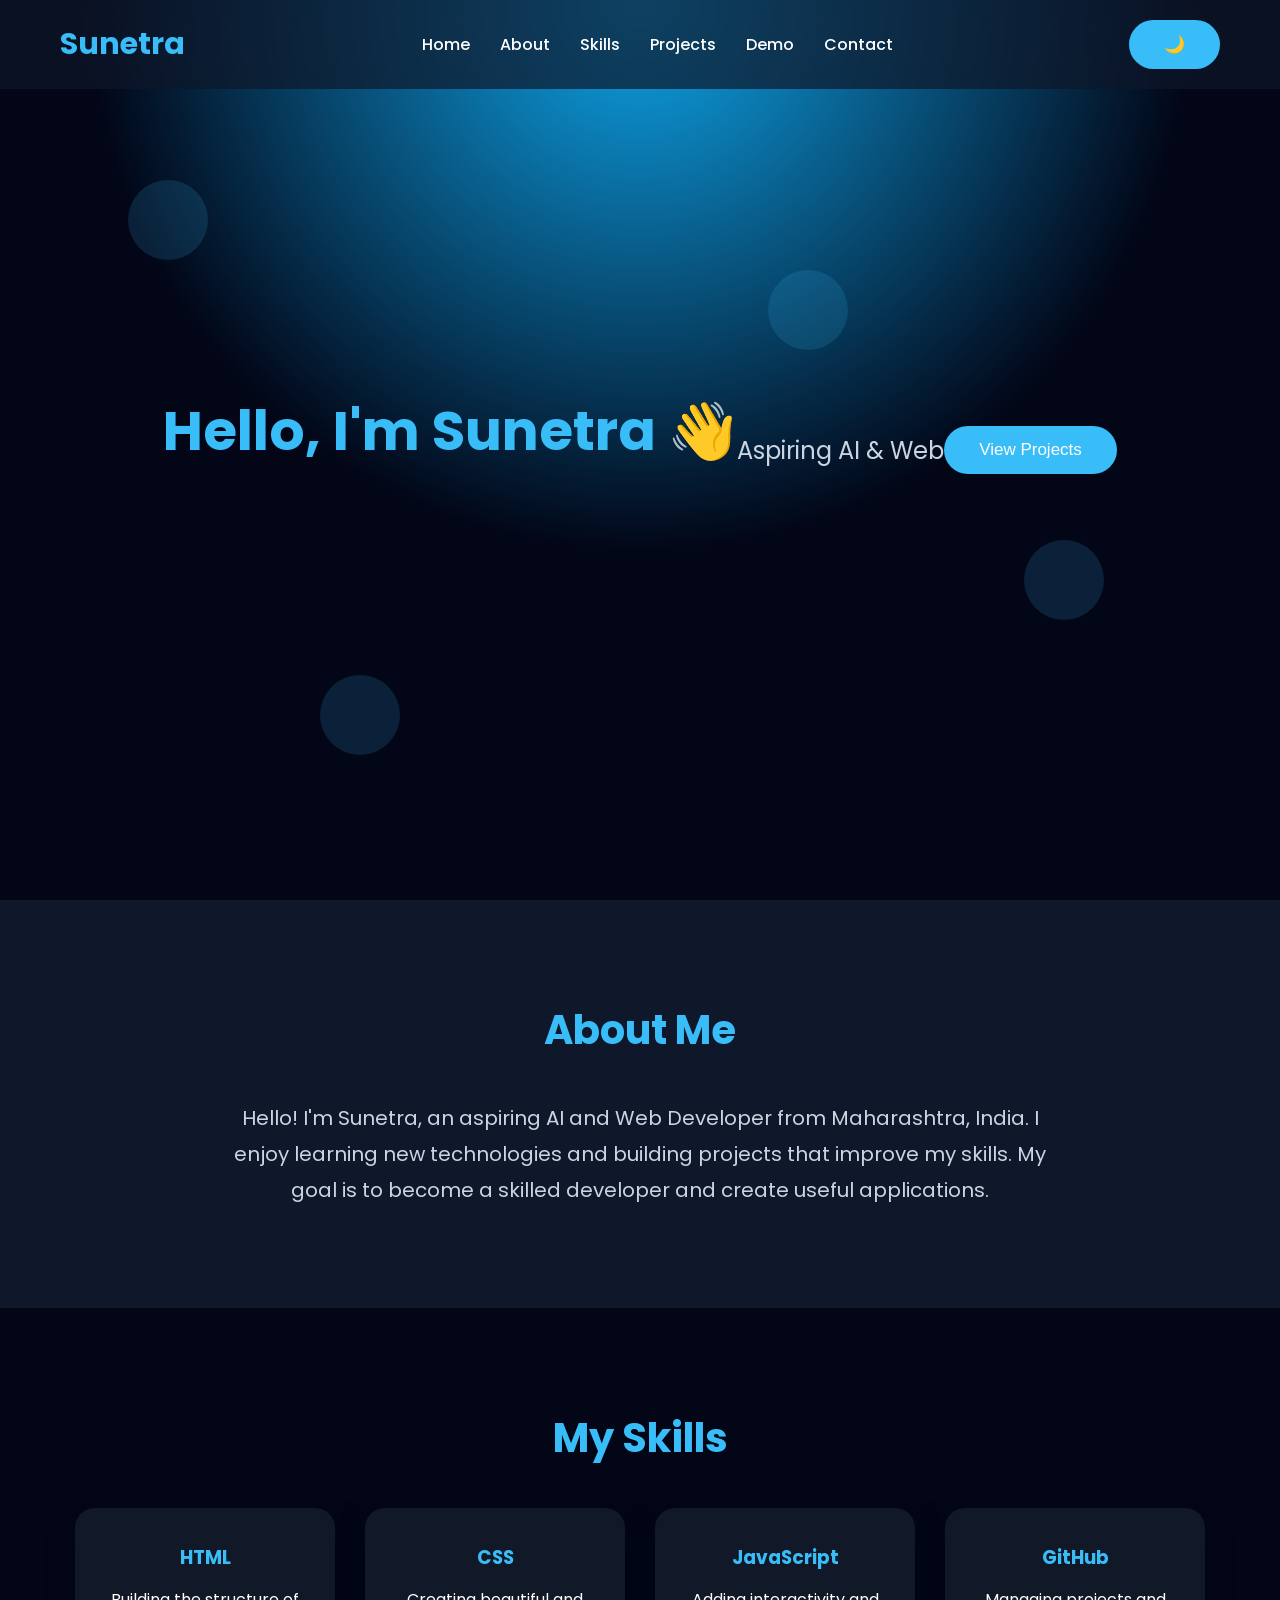
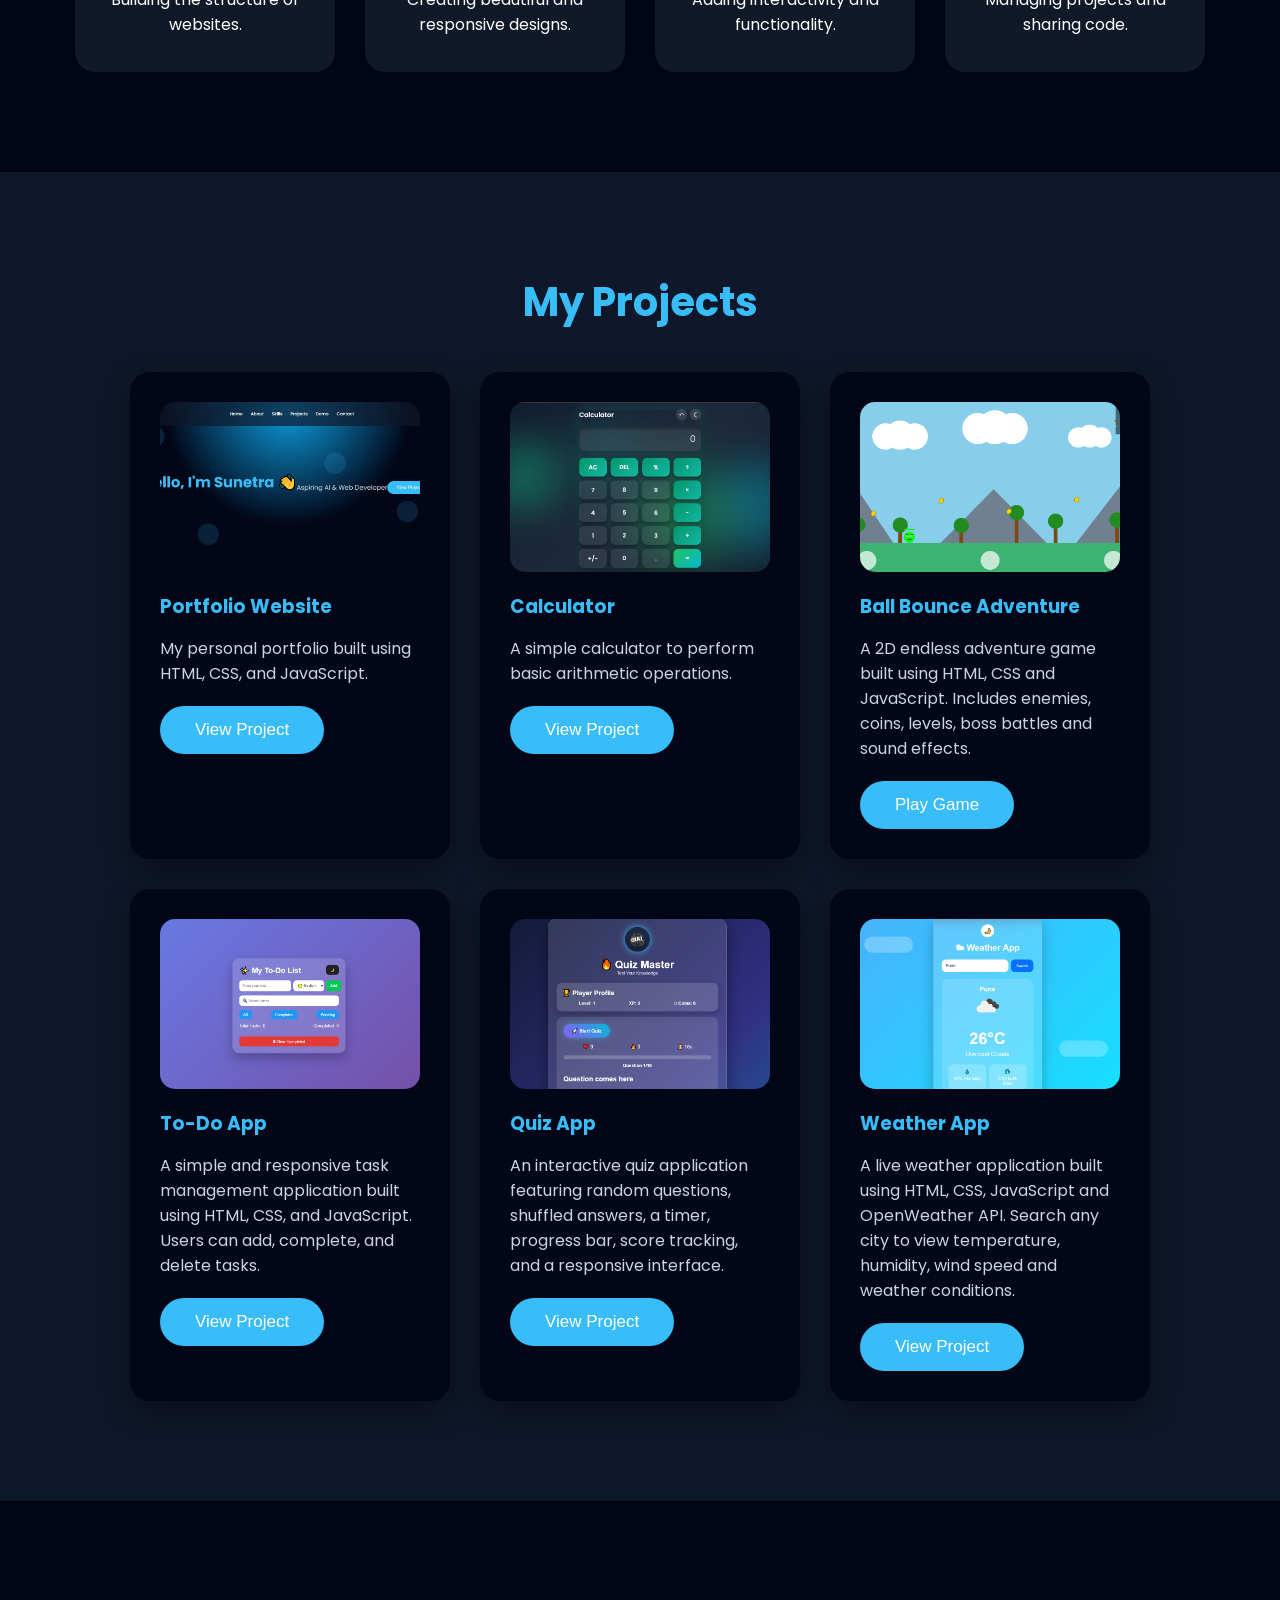
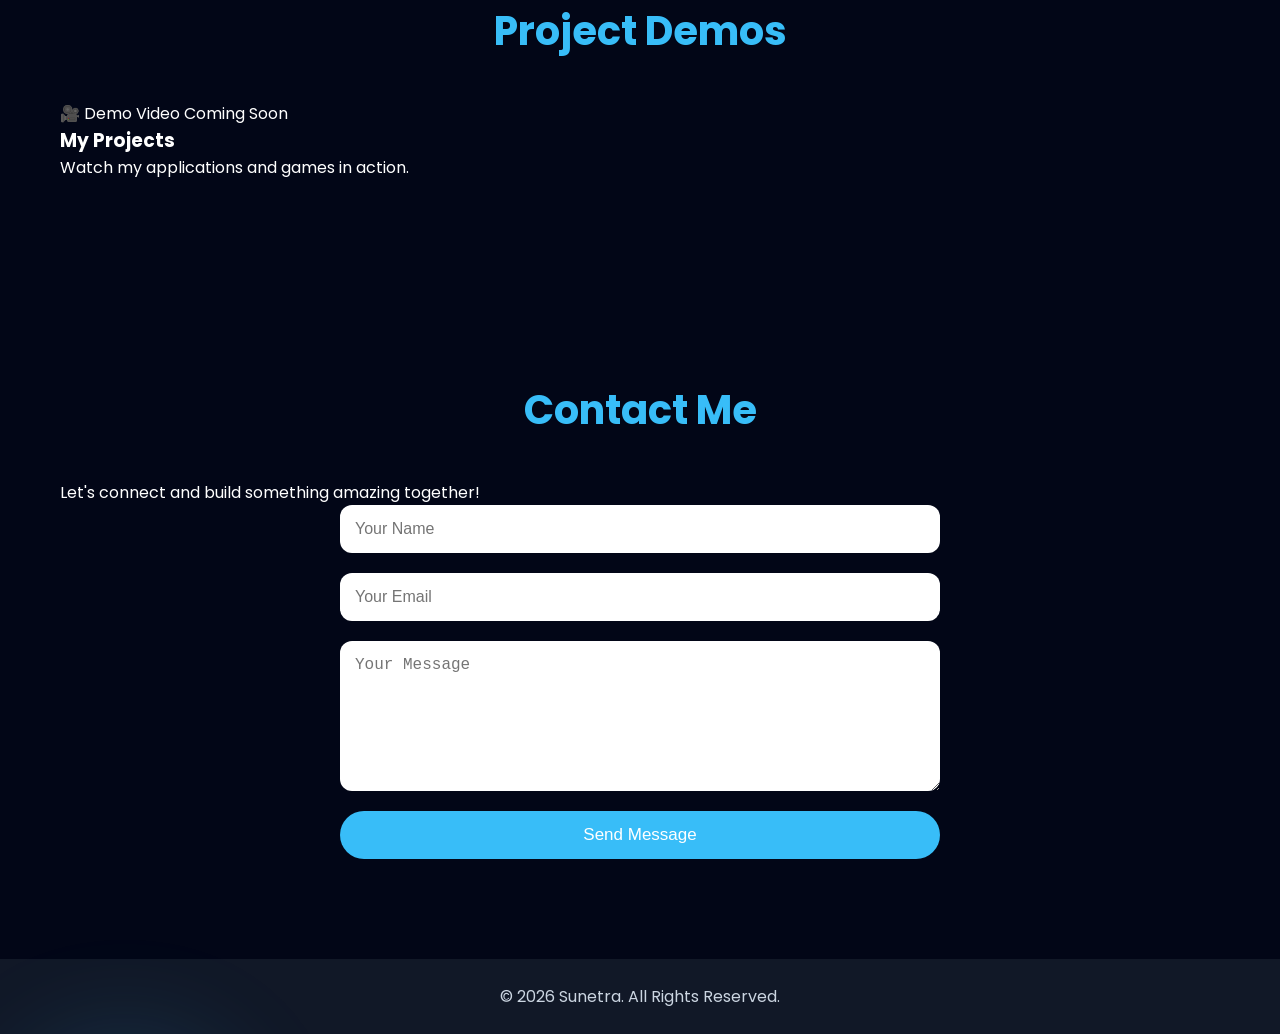
<file: index.html>
<!DOCTYPE html>
<html lang="en">

<head>

    <link rel="preconnect" href="https://fonts.googleapis.com">
<link rel="preconnect" href="https://fonts.gstatic.com" crossorigin>
<link href="https://fonts.googleapis.com/css2?family=Poppins:wght@400;500;600;700&display=swap" rel="stylesheet">
    <meta charset="UTF-8">
    <meta name="viewport" content="width=device-width, initial-scale=1.0">
    <title>Sunetra | Portfolio</title>

    <link rel="stylesheet" href="style.css">
</head>

<body>

    <header>
        <nav>
            <h1>Sunetra</h1>

         <ul>
<li><a href="#home">Home</a></li>
<li><a href="#about">About</a></li>
<li><a href="#skills">Skills</a></li>
<li><a href="#projects">Projects</a></li>
<li><a href="#demo">Demo</a></li>
<li><a href="#contact">Contact</a></li>
</ul>

<button id="theme-toggle">🌙</button>
        </nav>
    </header>

    <section id="home" class="hero">
        <div class="floating-shapes">
    <span></span>
    <span></span>
    <span></span>
    <span></span>
</div>

    <h2>Hello, I'm Sunetra 👋</h2>

    <p>
        Aspiring AI & Web Developer
    </p>

    <a href="#projects">
        <button>View Projects</button>
    </a>

</section>

    <section id="about">

    <h2>About Me</h2>

    <p>
        Hello! I'm Sunetra, an aspiring AI and Web Developer from Maharashtra, India.
        I enjoy learning new technologies and building projects that improve my skills.
        My goal is to become a skilled developer and create useful applications.
    </p>

</section>

<section id="skills">

    <h2>My Skills</h2>

    <div class="skills-container">

        <div class="skill-card">
            <h3>HTML</h3>
            <p>Building the structure of websites.</p>
        </div>

        <div class="skill-card">
            <h3>CSS</h3>
            <p>Creating beautiful and responsive designs.</p>
        </div>

        <div class="skill-card">
            <h3>JavaScript</h3>
            <p>Adding interactivity and functionality.</p>
        </div>

        <div class="skill-card">
            <h3>GitHub</h3>
            <p>Managing projects and sharing code.</p>
        </div>

    </div>

</section>

<section id="projects">

    <h2>My Projects</h2>

    <div class="projects-container">

       <div class="project-card">
        <div class="project-image">
    <img src="images/portfolio.png" alt="Portfolio Website">
</div>
    <h3>Portfolio Website</h3>
    <p>My personal portfolio built using HTML, CSS, and JavaScript.</p>
    <a href="index.html" target="_blank">
        <button>View Project</button>
    </a>
</div>

   <div class="project-card">

    <div class="project-image">
        <img src="images/calculator.png" alt="Calculator">
    </div>

    <h3>Calculator</h3>

    <p>A simple calculator to perform basic arithmetic operations.</p>

    <a href="CALCULATOR/index.html" target="_blank">
        <button>View Project</button>
    </a>

</div>

<div class="project-card">

    <div class="project-image">
        <img src="images/game.png" alt="Ball Bounce Adventure">
    </div>

    <h3>Ball Bounce Adventure</h3>

    <p>
        A 2D endless adventure game built using HTML, CSS and JavaScript.
        Includes enemies, coins, levels, boss battles and sound effects.
    </p>

    <a href="game/game.html">
        <button>Play Game</button>
    </a>

</div>

<div class="project-card">

    <div class="project-image">
        <img src="images/todo.png" alt="To-Do App">
    </div>

    <h3>To-Do App</h3>

    <p>
        A simple and responsive task management application built using HTML, CSS, and JavaScript. Users can add, complete, and delete tasks.
    </p>

    <a href="todo-app/index.html" target="_blank">
        <button>View Project</button>
    </a>

</div>

<div class="project-card">

    <div class="project-image">
        <img src="images/quiz.png" alt="Quiz App">
    </div>

    <h3>Quiz App</h3>

    <p>
        An interactive quiz application featuring random questions, shuffled answers, a timer, progress bar, score tracking, and a responsive interface.
    </p>

    <a href="quiz-app/index.html" target="_blank">
        <button>View Project</button>
    </a>

</div>

<div class="project-card">

    <div class="project-image">
        <img src="images/weather.png" alt="Weather App">
    </div>

    <h3>Weather App</h3>

    <p>
        A live weather application built using HTML, CSS, JavaScript and OpenWeather API. Search any city to view temperature, humidity, wind speed and weather conditions.
    </p>

    <a href="weather-app/index.html" target="_blank">
        <button>View Project</button>
    </a>

</div>
</section>

<section id="demo">

    <h2>Project Demos</h2>

    <div class="demo-container">

        <div class="demo-card">
            <div class="video-box">
                <span>🎥 Demo Video Coming Soon</span>
            </div>

            <h3>My Projects</h3>
            <p>
                Watch my applications and games in action.
            </p>
        </div>

    </div>

</section>

<section id="contact">

    <h2>Contact Me</h2>

    <p>Let's connect and build something amazing together!</p>

    <form>

        <input type="text" placeholder="Your Name">

        <input type="email" placeholder="Your Email">

        <textarea placeholder="Your Message"></textarea>

        <button type="submit">Send Message</button>

    </form>

</section>
<footer>

    <p>© 2026 Sunetra. All Rights Reserved.</p>

</footer>
<script src="script.js"></script>
</body>

</html>
</file>
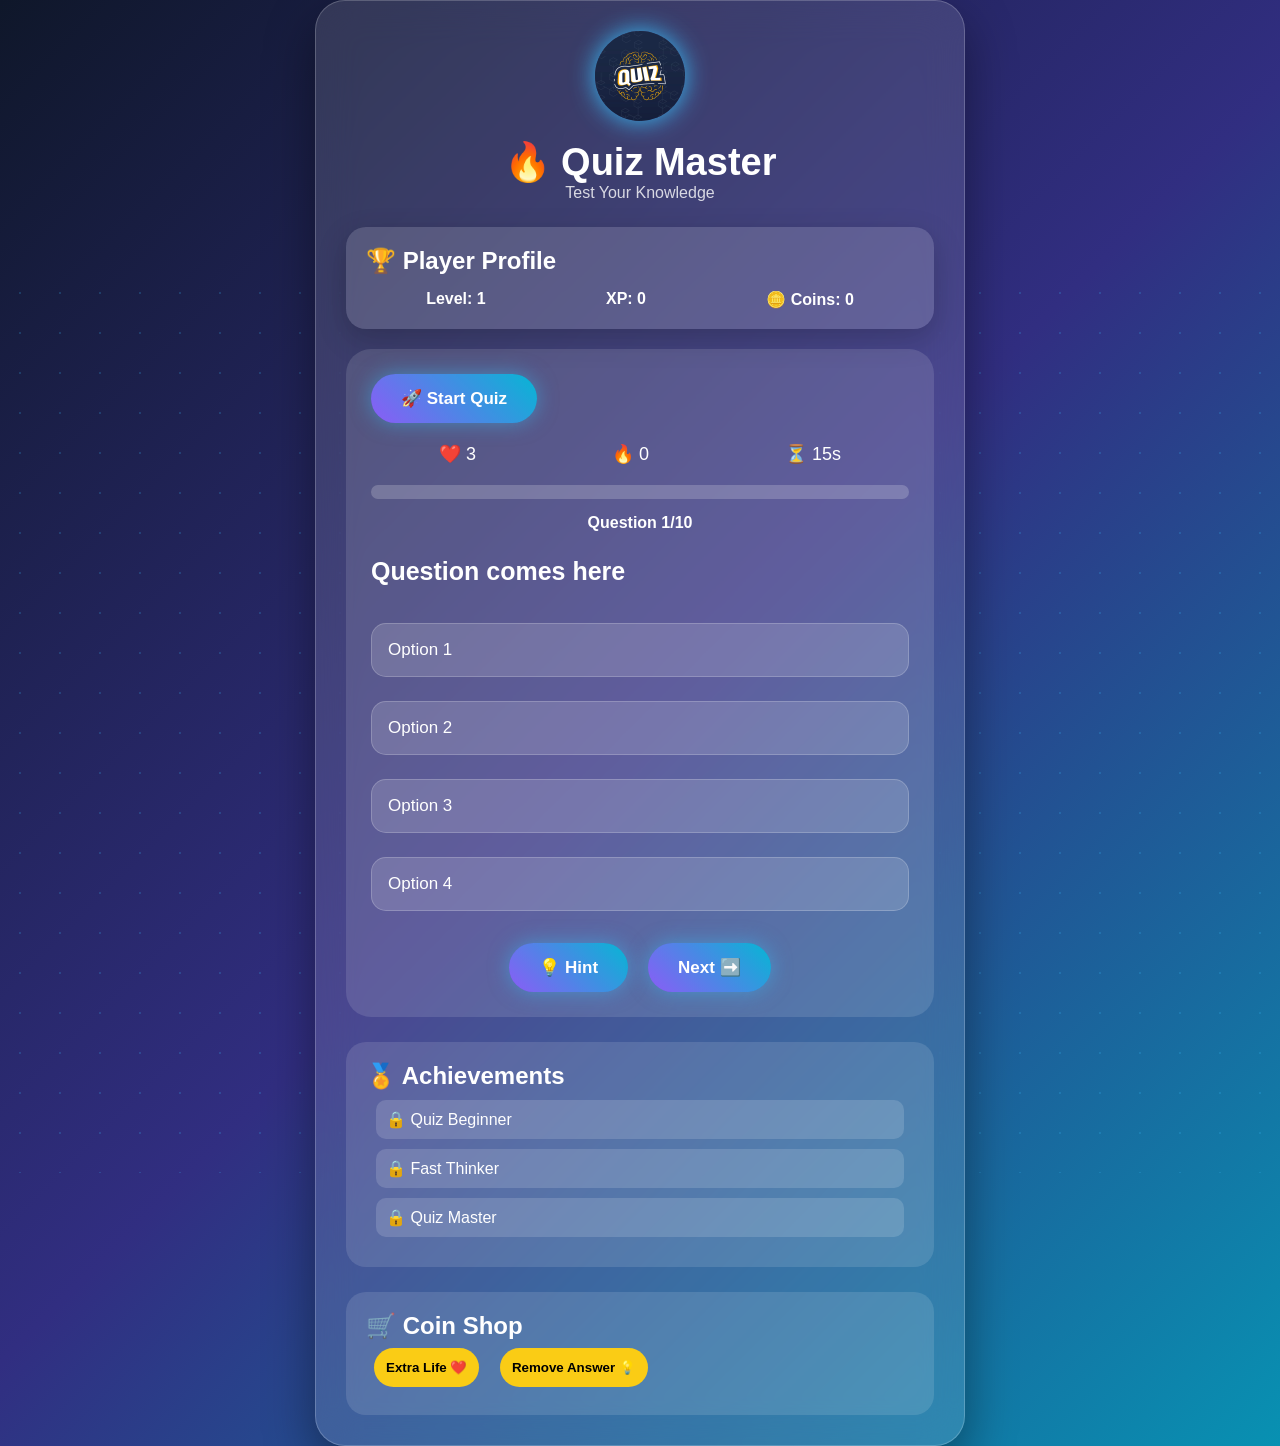
<file: quiz-app/index.html>
<!DOCTYPE html>
<html lang="en">

<head>

<meta charset="UTF-8">

<meta name="viewport" content="width=device-width, initial-scale=1.0">

<title>Quiz Master Premium</title>

<link rel="stylesheet" href="style.css">

</head>


<body>


<div class="background-animation"></div>


<div class="container">


<!-- HEADER -->

<header>

<img src="images/logo.jpg" class="logo" alt="Quiz Logo">

<h1>🔥 Quiz Master</h1>

<p>Test Your Knowledge</p>

</header>



<!-- PROFILE CARD -->

<div class="profile-card">

<h2>🏆 Player Profile</h2>

<div class="profile-info">

<p>Level:
<span id="level">1</span>
</p>


<p>XP:
<span id="xp">0</span>
</p>


<p>
🪙 Coins:
<span id="coins">0</span>
</p>


</div>

</div>




<!-- QUIZ BOX -->

<div class="quiz-box">


<button id="start-btn">
🚀 Start Quiz
</button>




<div class="game-stats">


<div>
❤️
<span id="lives">3</span>
</div>


<div>
🔥
<span id="streak">0</span>
</div>


<div>
⏳
<span id="timer">15</span>s
</div>


</div>





<div class="progress-bar">

<div id="progress-fill"></div>

</div>


<p id="progress">
Question 1/10
</p>



<h2 id="question">
Question comes here
</h2>




<div id="answer-buttons">


<button class="btn">
Option 1
</button>


<button class="btn">
Option 2
</button>


<button class="btn">
Option 3
</button>


<button class="btn">
Option 4
</button>


</div>




<div class="action-buttons">


<button id="hint-btn">
💡 Hint
</button>



<button id="next-btn">
Next ➡️
</button>


</div>


</div>






<!-- RESULT -->

<div id="result-box">


<h2>
🎉 Quiz Completed
</h2>


<h1>
<span id="score">
0
</span>
/
<span id="total">
10
</span>
</h1>


<p id="message"></p>


<p>
Accuracy:
<span id="accuracy">
0
</span>%
</p>



<button id="restart-btn">

🔄 Play Again

</button>



</div>






<!-- ACHIEVEMENTS -->

<div class="achievement-box">


<h2>
🏅 Achievements
</h2>


<div id="badges">

<p>
🔒 Quiz Beginner
</p>


<p>
🔒 Fast Thinker
</p>


<p>
🔒 Quiz Master
</p>


</div>


</div>







<!-- SHOP -->

<div class="shop-box">


<h2>
🛒 Coin Shop
</h2>


<button>
Extra Life ❤️
</button>


<button>
Remove Answer 💡
</button>


</div>





</div>







<!-- SOUNDS -->

<audio id="clickSound" src="sounds/click.mp3"></audio>

<audio id="correctSound" src="sounds/correct.mp3"></audio>

<audio id="wrongSound" src="sounds/wrong.mp3"></audio>

<audio id="levelSound" src="sounds/level-up.mp3"></audio>

<audio id="victorySound" src="sounds/victory.mp3"></audio>






<script src="questions.js"></script>

<script src="script.js"></script>
<audio id="correctSound" src="sounds/correct.mp3"></audio>
<audio id="wrongSound" src="sounds/wrong.mp3"></audio>
<audio id="clickSound" src="sounds/click.mp3"></audio>
<audio id="levelSound" src="sounds/level-up.mp3"></audio>

</body>

</html>
</file>
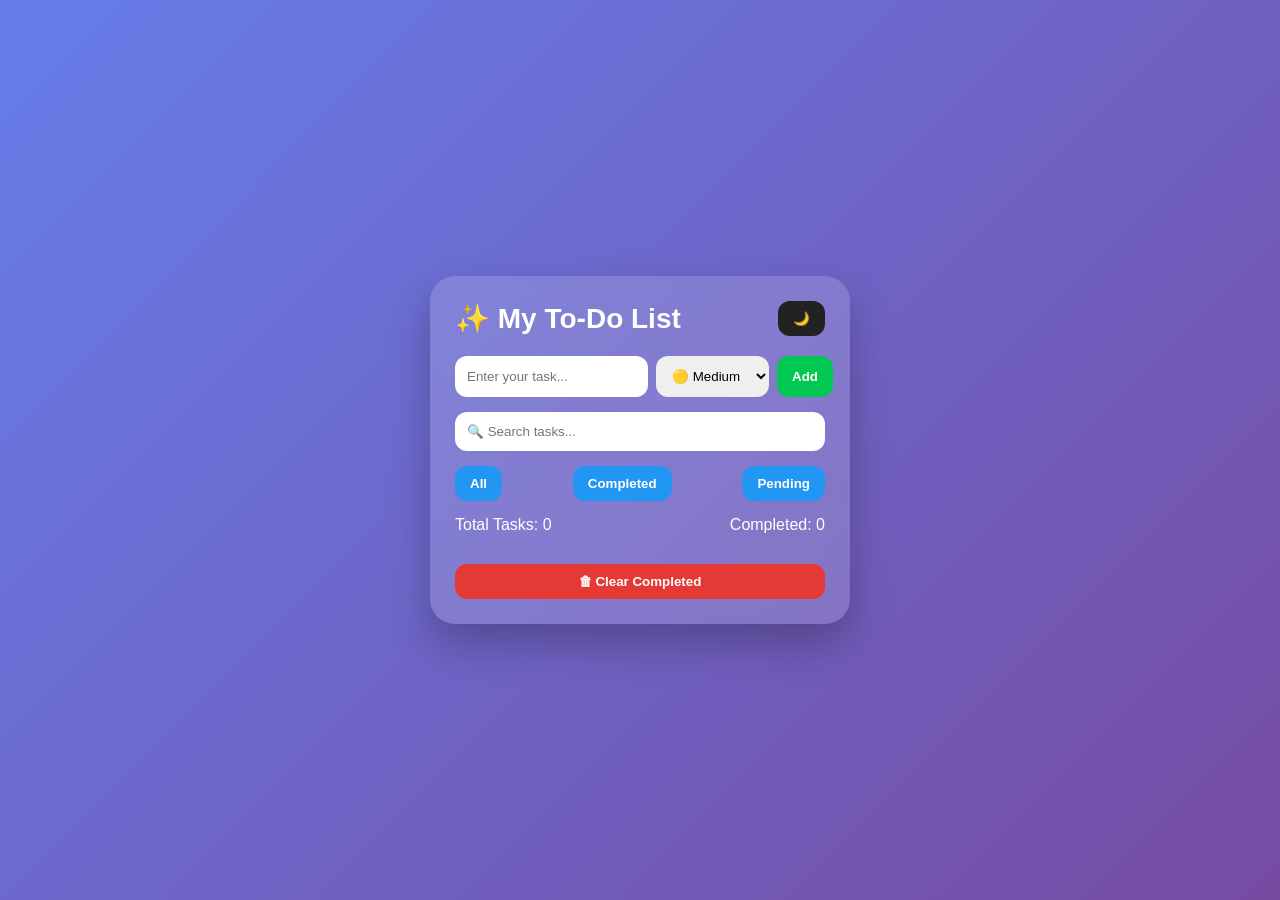
<file: todo-app/index.html>
<!DOCTYPE html>
<html lang="en">
<head>
    <meta charset="UTF-8">
    <meta name="viewport" content="width=device-width, initial-scale=1.0">
    <title>Premium To-Do App</title>
    <link rel="stylesheet" href="style.css">
</head>

<body>

<div class="container">

    <div class="top-bar">
        <h1>✨ My To-Do List</h1>
        <button id="themeBtn">🌙</button>
    </div>


    <div class="input-box">

        <input 
        type="text" 
        id="taskInput" 
        placeholder="Enter your task...">

        <select id="priority">
            <option value="High">🔴 High</option>
            <option value="Medium" selected>🟡 Medium</option>
            <option value="Low">🟢 Low</option>
        </select>

        <button id="addBtn">Add</button>

    </div>


    <input 
    type="text" 
    id="searchInput" 
    placeholder="🔍 Search tasks...">


    <div class="filters">

        <button class="filterBtn" data-filter="all">
            All
        </button>

        <button class="filterBtn" data-filter="completed">
            Completed
        </button>

        <button class="filterBtn" data-filter="pending">
            Pending
        </button>

    </div>


    <div class="stats">

        <p>
            Total Tasks:
            <span id="totalTasks">0</span>
        </p>

        <p>
            Completed:
            <span id="completedTasks">0</span>
        </p>

    </div>


    <ul id="taskList"></ul>


    <button id="clearBtn">
        🗑 Clear Completed
    </button>


</div>


<audio id="clickSound" src="sounds/click.mp3"></audio>


<script src="script.js"></script>

</body>
</html>
</file>
<file: style.css>
*{
    margin:0;
    padding:0;
    box-sizing:border-box;
}

html{
    scroll-behavior:smooth;
}

body{
    font-family:'Poppins', sans-serif;
    background:#020617;
    color:white;
}


/* NAVBAR */

header{
    position:fixed;
    width:100%;
    top:0;
    z-index:1000;
}

nav{
    display:flex;
    justify-content:space-between;
    align-items:center;
    padding:20px 60px;

    background:rgba(15,23,42,0.7);
    backdrop-filter:blur(10px);
}


nav h1{
    color:#38bdf8;
    font-size:30px;
}


nav ul{
    display:flex;
    list-style:none;
    gap:30px;
}


nav a{
    color:white;
    text-decoration:none;
    font-weight:500;
    transition:0.3s;
}


nav a:hover{
    color:#38bdf8;
}



/* HERO */

.hero{

    min-height:100vh;
    display:flex;
    justify-content:center;
    align-items:center;
    text-align:center;
    padding:20px;

    background:
    radial-gradient(circle at top,#0ea5e9,#020617 50%);
}


.hero h2{

    font-size:55px;
    color:#38bdf8;
    animation:fadeDown 1s;
}


.hero p{

    font-size:24px;
    color:#cbd5e1;
    margin:20px 0;
    animation:fadeUp 1.5s;
}


button{

    padding:14px 35px;
    border:none;
    border-radius:30px;

    background:#38bdf8;
    color:white;

    font-size:17px;
    cursor:pointer;

    transition:0.3s;
}


button:hover{

    transform:scale(1.08);
    background:#0284c7;
}



/* SECTIONS */

section{

    padding:100px 60px;
}


section h2{

    text-align:center;
    font-size:40px;
    color:#38bdf8;
    margin-bottom:40px;
}



/* ABOUT */

#about{

    background:#0f172a;
}


#about p{

    max-width:850px;
    margin:auto;

    text-align:center;

    font-size:20px;
    line-height:1.8;

    color:#cbd5e1;
}



/* SKILLS */

.skills-container{

    display:flex;
    justify-content:center;
    flex-wrap:wrap;
    gap:30px;
}



.skill-card{

    width:260px;

    padding:35px;

    background:#111827;

    border-radius:20px;

    text-align:center;

    transition:0.4s;

    box-shadow:0 10px 30px rgba(0,0,0,0.3);
}



.skill-card:hover{

    transform:translateY(-15px) rotateY(5deg);

    border:1px solid #38bdf8;
}



.skill-card h3{

    color:#38bdf8;
    margin-bottom:15px;
}



/* PROJECTS */

#projects{

    background:#0f172a;
}


.projects-container{

    display:flex;
    justify-content:center;
    flex-wrap:wrap;
    gap:30px;
}



.project-card{

    width:320px;

    padding:30px;

    background:#020617;

    border-radius:20px;

    transition:0.4s;

    box-shadow:0 10px 30px rgba(0,0,0,0.4);
}



.project-card:hover{

    transform:translateY(-15px);

    box-shadow:0 15px 40px rgba(56,189,248,0.3);
}



.project-card h3{

    color:#38bdf8;
    margin-bottom:15px;

}



.project-card p{

    color:#cbd5e1;
    margin-bottom:20px;

}



/* CONTACT */

form{

    max-width:600px;

    margin:auto;

    display:flex;

    flex-direction:column;

    gap:20px;

}


input,
textarea{

    padding:15px;

    border-radius:12px;

    border:none;

    outline:none;

    font-size:16px;

}


textarea{

    height:150px;

}



/* FOOTER */

footer{

    text-align:center;

    padding:25px;

    background:#111827;

    color:#cbd5e1;

}



/* ANIMATION */


@keyframes fadeDown{

from{
    opacity:0;
    transform:translateY(-50px);
}

to{
    opacity:1;
    transform:translateY(0);
}

}



@keyframes fadeUp{

from{
    opacity:0;
    transform:translateY(50px);
}

to{
    opacity:1;
    transform:translateY(0);
}

}



/* MOBILE */

@media(max-width:768px){

nav{

    flex-direction:column;
    gap:20px;

}


nav ul{

    flex-direction:column;
    align-items:center;

}


.hero h2{

    font-size:35px;

}


section{

    padding:80px 20px;

}


.project-card,
.skill-card{

    width:90%;

}

}.project-image{

    width:100%;
    height:170px;
    overflow:hidden;
    border-radius:15px;
    margin-bottom:20px;

    background:#111827;

}


.project-image img{

    width:100%;
    height:100%;
    object-fit:cover;
    transition:0.5s;

}


.project-card:hover .project-image img{

    transform:scale(1.1);

}
.project-card{
    position:relative;
    overflow:hidden;
}


.project-card::before{

    content:"";
    position:absolute;
    top:0;
    left:-100%;

    width:100%;
    height:100%;

    background:linear-gradient(
        120deg,
        transparent,
        rgba(56,189,248,0.2),
        transparent
    );

    transition:0.5s;

}


.project-card:hover::before{

    left:100%;

}
<section id="demo">

    <h2>Project Demos</h2>

    <div class="demo-container">

        <div class="demo-card">
            <div class="video-box">
                <span>🎥 Demo Video Coming Soon</span>
            </div>

            <h3>My Projects</h3>
            <p>
                Watch my applications and games in action.
            </p>
        </div>

    </div>

</section>
#theme-toggle{

    width:45px;
    height:45px;

    padding:0;

    border-radius:50%;

    background:#38bdf8;

    font-size:20px;

}
.light-mode{

    background:#f8fafc;
    color:#111827;

}


.light-mode nav{

    background:white;

}


.light-mode nav a{

    color:#111827;

}


.light-mode .project-card,
.light-mode .skill-card,
.light-mode .demo-card{

    background:white;
    color:#111827;

}

.hero{
    position:relative;
    overflow:hidden;
}


.floating-shapes span{

    position:absolute;

    width:80px;
    height:80px;

    background:rgba(56,189,248,0.15);

    border-radius:50%;

    animation:float 8s infinite;

}


.floating-shapes span:nth-child(1){
    top:20%;
    left:10%;
}


.floating-shapes span:nth-child(2){
    top:60%;
    left:80%;
    animation-delay:2s;
}


.floating-shapes span:nth-child(3){
    top:30%;
    left:60%;
    animation-delay:4s;
}


.floating-shapes span:nth-child(4){
    top:75%;
    left:25%;
    animation-delay:6s;
}


@keyframes float{

0%,100%{
    transform:translateY(0);
}

50%{
    transform:translateY(-40px);
}

}
</file>
<file: quiz-app/style.css>
*{
    margin:0;
    padding:0;
    box-sizing:border-box;
    font-family:'Poppins',Arial,sans-serif;
}


body{

    min-height:100vh;

    display:flex;

    justify-content:center;

    align-items:center;

    overflow-x:hidden;

    background:
    linear-gradient(
        135deg,
        #0f172a,
        #312e81,
        #0891b2
    );

    position:relative;

}



/* Animated Background */


.background-animation{

    position:fixed;

    width:100%;

    height:100%;

    background:
    radial-gradient(circle,#38bdf8 1px,transparent 1px);

    background-size:40px 40px;

    animation:
    moveBackground 20s linear infinite;

    opacity:.2;

    z-index:-1;

}


@keyframes moveBackground{

    from{
        transform:translateY(0);
    }

    to{
        transform:translateY(-300px);
    }

}





.container{

    width:650px;

    max-width:95%;

    padding:30px;


    background:
    rgba(255,255,255,0.12);


    backdrop-filter:blur(20px);


    border-radius:30px;


    border:1px solid rgba(255,255,255,.2);


    box-shadow:
    0 20px 50px rgba(0,0,0,.4);


    color:white;


    animation:
    appear .8s ease;

}



@keyframes appear{

from{

opacity:0;

transform:translateY(40px);

}

to{

opacity:1;

transform:translateY(0);

}

}




/* HEADER */


header{

text-align:center;

margin-bottom:25px;

}


.logo{

width:90px;

height:90px;

border-radius:50%;

object-fit:cover;

box-shadow:
0 0 25px #38bdf8;

}


header h1{

font-size:38px;

margin-top:15px;

}



header p{

opacity:.8;

}






/* PROFILE */


.profile-card{

background:
rgba(255,255,255,.15);

padding:20px;

border-radius:20px;

margin-bottom:20px;

box-shadow:
0 10px 30px rgba(0,0,0,.2);

}



.profile-info{

display:flex;

justify-content:space-around;

margin-top:15px;

font-weight:bold;

}





/* QUIZ BOX */


.quiz-box{

background:
rgba(255,255,255,.12);

padding:25px;

border-radius:25px;

}



#start-btn,
#next-btn,
#hint-btn,
#restart-btn{


border:none;

padding:14px 30px;

border-radius:50px;

cursor:pointer;

font-size:17px;

font-weight:bold;

color:white;


background:
linear-gradient(
45deg,
#8b5cf6,
#06b6d4
);


box-shadow:
0 0 20px rgba(56,189,248,.5);


transition:.3s;


}



#start-btn:hover,
#next-btn:hover,
#hint-btn:hover,
#restart-btn:hover{


transform:scale(1.08);


box-shadow:
0 0 35px #38bdf8;


}






/* STATS */


.game-stats{

display:flex;

justify-content:space-around;

margin:20px 0;

font-size:18px;

}




/* PROGRESS */


.progress-bar{

height:14px;

background:
rgba(255,255,255,.2);

border-radius:20px;

overflow:hidden;

margin:15px 0;

}



#progress-fill{

height:100%;

width:0%;


background:
linear-gradient(
90deg,
#22c55e,
#06b6d4
);


transition:.5s;

}





#progress{

text-align:center;

margin:10px;

font-weight:bold;

}





#question{

font-size:25px;

margin:25px 0;

}






/* ANSWERS */


.btn{


width:100%;


padding:16px;


margin:12px 0;


border:none;


border-radius:15px;


cursor:pointer;


text-align:left;


font-size:17px;


background:
rgba(255,255,255,.15);


color:white;


transition:.3s;


border:1px solid rgba(255,255,255,.2);


}



.btn:hover{


transform:
translateX(10px);


background:
rgba(255,255,255,.3);


}






.action-buttons{


display:flex;


justify-content:center;


gap:20px;


margin-top:20px;


}






/* RESULT */


#result-box{


display:none;


text-align:center;


padding:30px;


background:
rgba(255,255,255,.15);


border-radius:25px;


animation:
appear .5s;


}



#result-box h2{

font-size:32px;

}





/* ACHIEVEMENTS */


.achievement-box,
.shop-box{


margin-top:25px;


padding:20px;


border-radius:20px;


background:
rgba(255,255,255,.12);


}



#badges p{


margin:10px;


padding:10px;


border-radius:10px;


background:
rgba(255,255,255,.15);


}





.shop-box button{


margin:8px;


padding:12px;


border-radius:20px;


border:none;


cursor:pointer;


background:#facc15;


font-weight:bold;


}






/* MOBILE */


@media(max-width:600px){


.container{

padding:20px;

}


header h1{

font-size:28px;

}


#question{

font-size:20px;

}


.game-stats{

font-size:15px;

}


}
</file>
<file: todo-app/style.css>
*{
    margin:0;
    padding:0;
    box-sizing:border-box;
    font-family:"Poppins", Arial, sans-serif;
}

body{
    min-height:100vh;
    display:flex;
    justify-content:center;
    align-items:center;
    background:linear-gradient(135deg,#667eea,#764ba2);
    transition:0.4s;
}


.container{

    width:420px;
    padding:25px;

    background:rgba(255,255,255,0.15);
    backdrop-filter:blur(15px);

    border-radius:25px;

    box-shadow:
    0 20px 40px rgba(0,0,0,0.25);

    color:white;
}



.top-bar{

    display:flex;
    justify-content:space-between;
    align-items:center;
    margin-bottom:20px;

}


h1{

    font-size:28px;

}



button{

    border:none;
    cursor:pointer;

    padding:10px 15px;

    border-radius:12px;

    background:#00c853;

    color:white;

    font-weight:bold;

    transition:0.3s;

}


button:hover{

    transform:scale(1.05);

}



#themeBtn{

    background:#222;

}



.input-box{

    display:flex;
    gap:8px;
    margin-bottom:15px;

}



input,select{

    padding:12px;

    border:none;

    border-radius:12px;

    outline:none;

}



#taskInput{

    flex:1;

}



#searchInput{

    width:100%;

    margin-bottom:15px;

}



.filters{

    display:flex;

    justify-content:space-between;

    margin-bottom:15px;

}



.filterBtn{

    background:#2196f3;

}



.stats{

    display:flex;

    justify-content:space-between;

    margin-bottom:15px;

}



ul{

    list-style:none;

}



li{

    background:rgba(255,255,255,0.25);

    margin-bottom:12px;

    padding:15px;

    border-radius:15px;

    display:flex;

    justify-content:space-between;

    align-items:center;

    animation:slide .3s ease;

}



@keyframes slide{

    from{
        transform:translateY(20px);
        opacity:0;
    }

    to{
        transform:translateY(0);
        opacity:1;
    }

}



.task-text{

    cursor:pointer;

    flex:1;

}



.completed{

    text-decoration:line-through;

    opacity:0.6;

}



.deleteBtn{

    background:#ff1744;

    padding:7px 12px;

}



.editBtn{

    background:#ff9800;

    margin-right:5px;

}



.priority-high{

    border-left:6px solid red;

}



.priority-medium{

    border-left:6px solid orange;

}



.priority-low{

    border-left:6px solid lime;

}



.date{

    font-size:12px;

    opacity:0.8;

}



#clearBtn{

    width:100%;

    margin-top:15px;

    background:#e53935;

}



.dark{

    background:#121212;

}



.dark .container{

    background:rgba(0,0,0,0.5);

}



@media(max-width:500px){

    .container{

        width:90%;

    }


    .input-box{

        flex-direction:column;

    }

}
</file>
